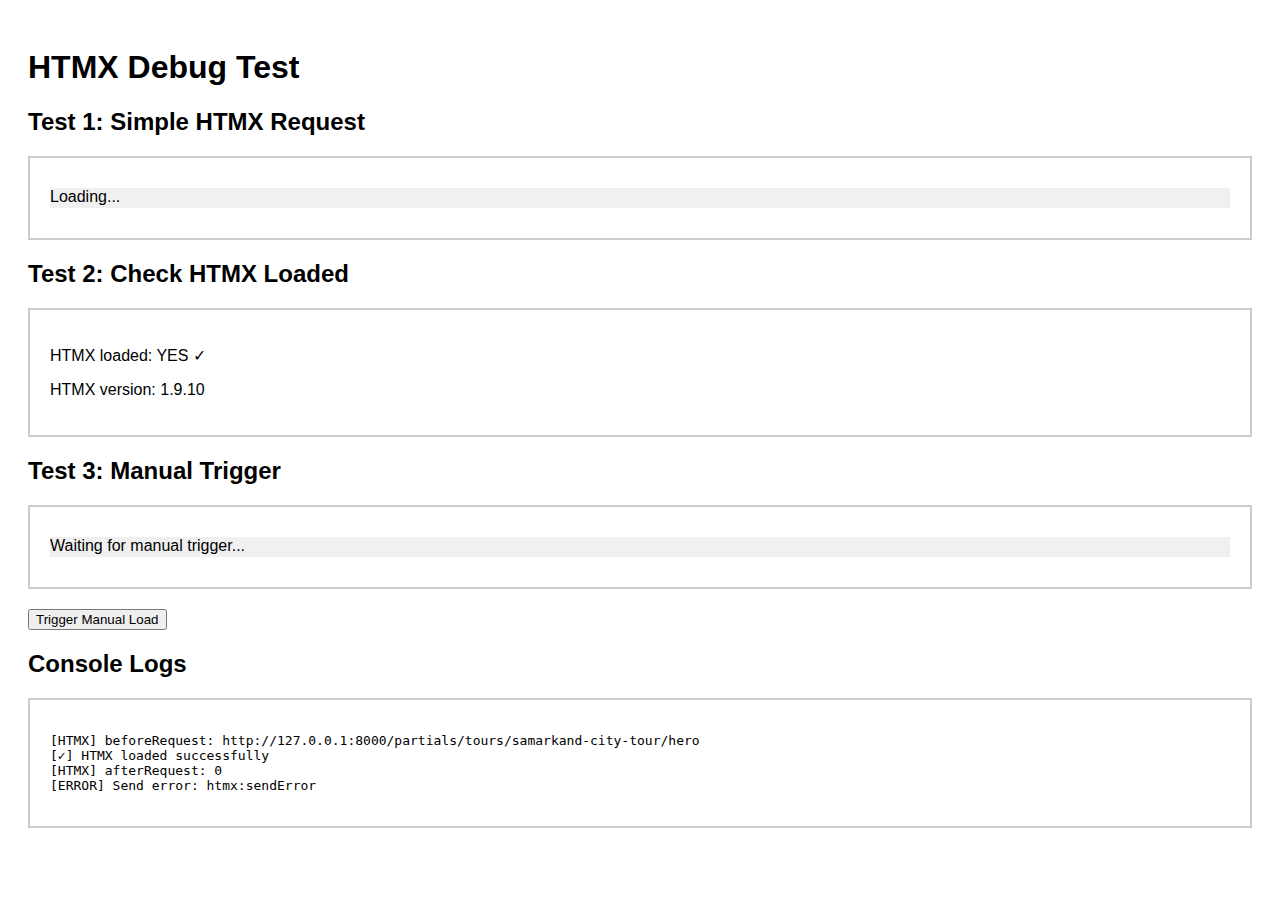
<file: test-htmx.html>
<!DOCTYPE html>
<html>
<head>
    <title>HTMX Test</title>
    <style>
        body { font-family: Arial; padding: 20px; }
        .section { border: 2px solid #ccc; padding: 20px; margin: 20px 0; }
        .skeleton { background: #f0f0f0; height: 20px; margin: 10px 0; }
    </style>
</head>
<body>
    <h1>HTMX Debug Test</h1>

    <h2>Test 1: Simple HTMX Request</h2>
    <div class="section"
         hx-get="http://127.0.0.1:8000/partials/tours/samarkand-city-tour/hero"
         hx-trigger="load"
         hx-swap="innerHTML">
        <div class="skeleton">Loading...</div>
    </div>

    <h2>Test 2: Check HTMX Loaded</h2>
    <div class="section">
        <p>HTMX loaded: <span id="htmx-status">Checking...</span></p>
        <p>HTMX version: <span id="htmx-version">N/A</span></p>
    </div>

    <h2>Test 3: Manual Trigger</h2>
    <div class="section" id="manual-section">
        <div class="skeleton">Waiting for manual trigger...</div>
    </div>
    <button onclick="testManualTrigger()">Trigger Manual Load</button>

    <h2>Console Logs</h2>
    <div class="section">
        <pre id="console-output"></pre>
    </div>

    <!-- HTMX Library -->
    <script src="js/htmx.min.js"></script>

    <script>
        const consoleOutput = document.getElementById('console-output');

        function log(msg) {
            console.log(msg);
            consoleOutput.textContent += msg + '\n';
        }

        // Check if HTMX loaded
        window.addEventListener('load', function() {
            const htmxStatus = document.getElementById('htmx-status');
            const htmxVersion = document.getElementById('htmx-version');

            if (window.htmx) {
                htmxStatus.textContent = 'YES ✓';
                htmxVersion.textContent = htmx.version || 'Unknown';
                log('[✓] HTMX loaded successfully');
            } else {
                htmxStatus.textContent = 'NO ✗';
                log('[✗] HTMX failed to load');
            }
        });

        // Test manual trigger
        function testManualTrigger() {
            log('[TEST] Manual trigger button clicked');
            const section = document.getElementById('manual-section');
            section.setAttribute('hx-get', 'http://127.0.0.1:8000/partials/tours/samarkand-city-tour/overview');
            section.setAttribute('hx-swap', 'innerHTML');

            if (window.htmx) {
                log('[TEST] Processing section with HTMX');
                htmx.process(section);
                log('[TEST] Triggering load');
                htmx.trigger(section, 'load');
            } else {
                log('[ERROR] HTMX not available');
            }
        }

        // HTMX event listeners
        document.body.addEventListener('htmx:beforeRequest', function(evt) {
            log('[HTMX] beforeRequest: ' + evt.detail.pathInfo.requestPath);
        });

        document.body.addEventListener('htmx:afterRequest', function(evt) {
            log('[HTMX] afterRequest: ' + evt.detail.xhr.status);
        });

        document.body.addEventListener('htmx:responseError', function(evt) {
            log('[ERROR] Response error: ' + evt.detail.xhr.status);
        });

        document.body.addEventListener('htmx:sendError', function(evt) {
            log('[ERROR] Send error: ' + evt.detail.error);
        });
    </script>
</body>
</html>
</file>
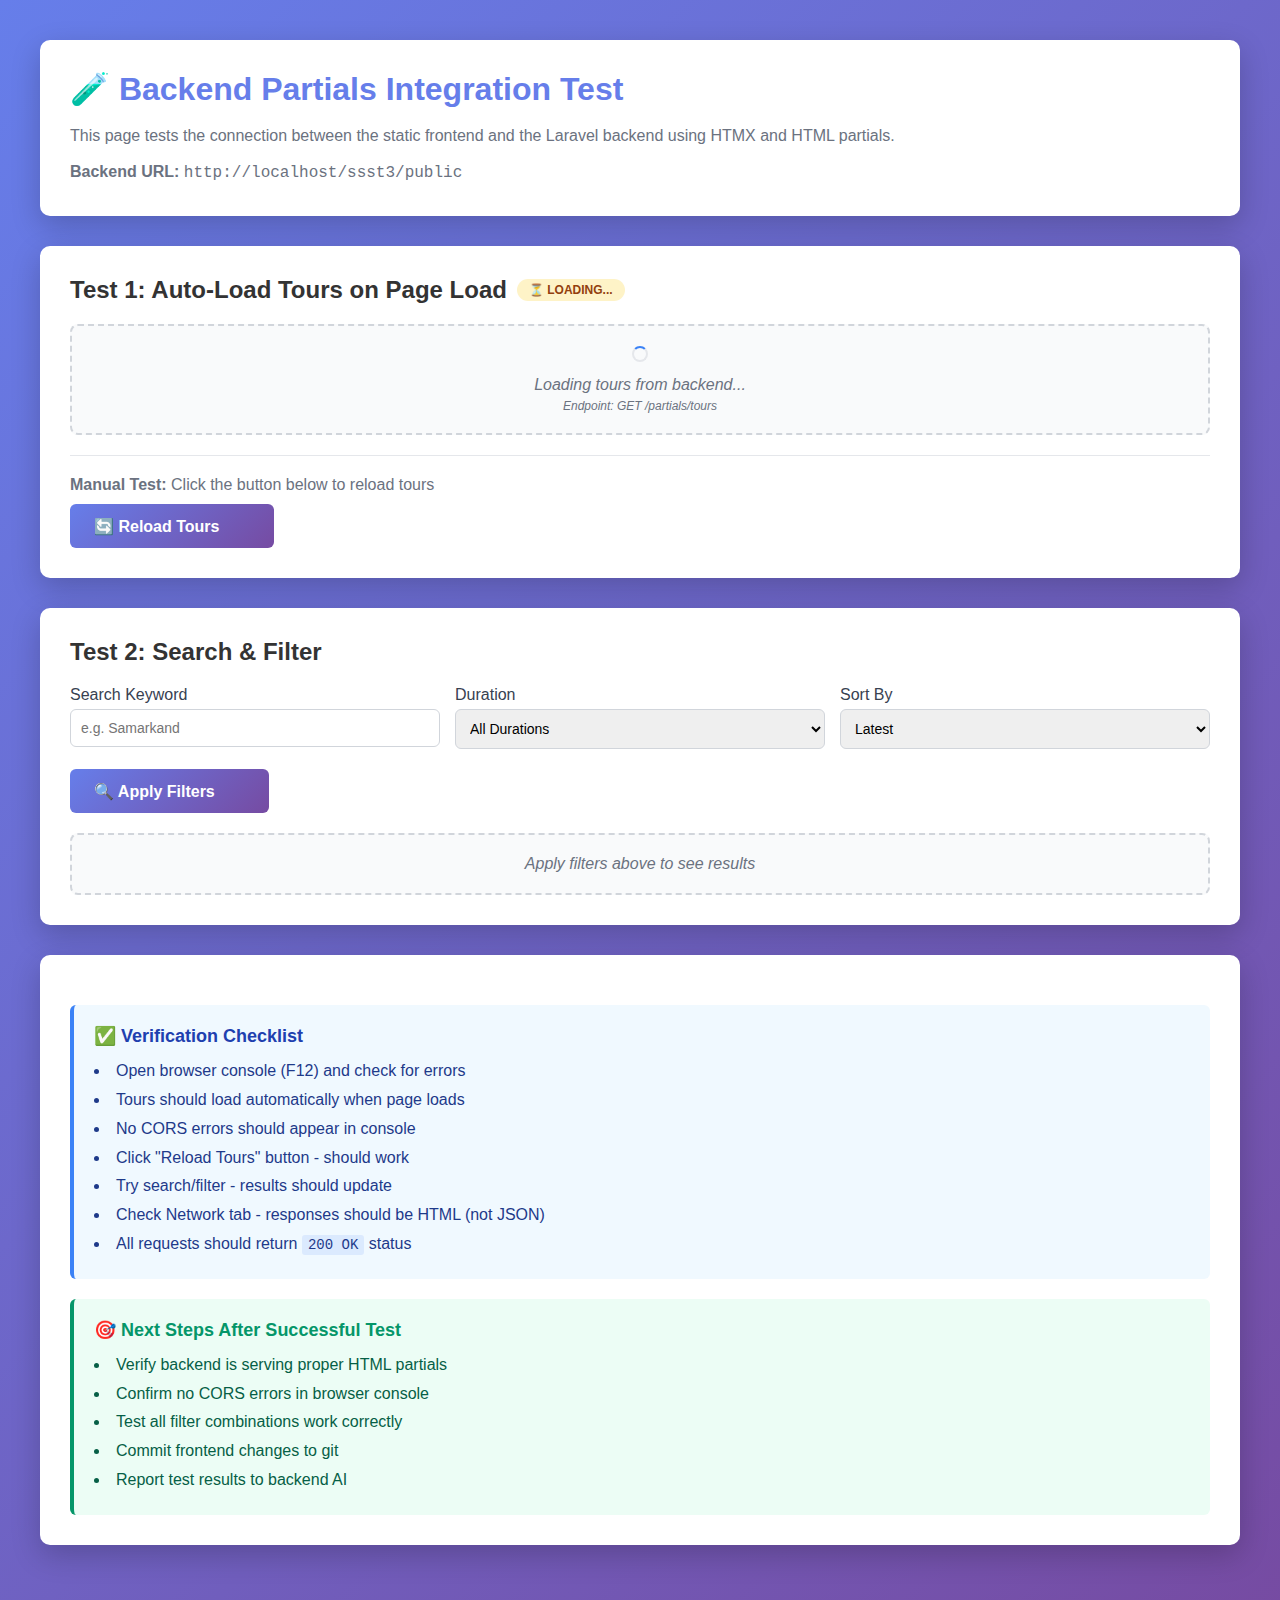
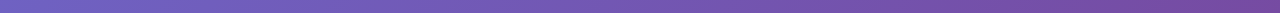
<file: test-partials.html>
<!DOCTYPE html>
<html lang="en">
<head>
    <meta charset="UTF-8">
    <meta name="viewport" content="width=device-width, initial-scale=1.0">
    <title>Backend Partials Integration Test</title>
    <style>
        * {
            margin: 0;
            padding: 0;
            box-sizing: border-box;
        }

        body {
            font-family: -apple-system, BlinkMacSystemFont, 'Segoe UI', Roboto, Oxygen, Ubuntu, Cantarell, sans-serif;
            background: linear-gradient(135deg, #667eea 0%, #764ba2 100%);
            min-height: 100vh;
            padding: 40px 20px;
        }

        .container {
            max-width: 1200px;
            margin: 0 auto;
        }

        .header {
            background: white;
            padding: 30px;
            border-radius: 10px;
            margin-bottom: 30px;
            box-shadow: 0 10px 30px rgba(0, 0, 0, 0.2);
        }

        .header h1 {
            color: #667eea;
            margin-bottom: 15px;
            font-size: 32px;
        }

        .header p {
            color: #6b7280;
            font-size: 16px;
            line-height: 1.6;
        }

        .test-section {
            background: white;
            padding: 30px;
            border-radius: 10px;
            margin-bottom: 30px;
            box-shadow: 0 10px 30px rgba(0, 0, 0, 0.2);
        }

        .test-section h2 {
            color: #333;
            margin-bottom: 20px;
            font-size: 24px;
            display: flex;
            align-items: center;
            gap: 10px;
        }

        .status-badge {
            display: inline-block;
            padding: 4px 12px;
            border-radius: 20px;
            font-size: 12px;
            font-weight: 600;
            text-transform: uppercase;
        }

        .status-loading {
            background: #fef3c7;
            color: #92400e;
        }

        .status-success {
            background: #d1fae5;
            color: #065f46;
        }

        .status-error {
            background: #fee2e2;
            color: #991b1b;
        }

        .loading-message {
            padding: 20px;
            background: #f9fafb;
            border: 2px dashed #d1d5db;
            border-radius: 8px;
            text-align: center;
            color: #6b7280;
            font-style: italic;
        }

        .manual-trigger {
            margin-top: 20px;
            padding-top: 20px;
            border-top: 1px solid #e5e7eb;
        }

        .btn {
            display: inline-block;
            padding: 12px 24px;
            background: linear-gradient(135deg, #667eea 0%, #764ba2 100%);
            color: white;
            border: none;
            border-radius: 6px;
            font-size: 16px;
            font-weight: 600;
            cursor: pointer;
            transition: transform 0.2s, box-shadow 0.2s;
        }

        .btn:hover {
            transform: translateY(-2px);
            box-shadow: 0 4px 12px rgba(102, 126, 234, 0.4);
        }

        .btn:active {
            transform: translateY(0);
        }

        .instructions {
            background: #f0f9ff;
            border-left: 4px solid #3b82f6;
            padding: 20px;
            margin-top: 20px;
            border-radius: 6px;
        }

        .instructions h3 {
            color: #1e40af;
            margin-bottom: 10px;
            font-size: 18px;
        }

        .instructions ul {
            list-style-position: inside;
            color: #1e3a8a;
            line-height: 1.8;
        }

        .instructions code {
            background: #dbeafe;
            padding: 2px 6px;
            border-radius: 3px;
            font-family: 'Courier New', monospace;
            font-size: 14px;
        }

        .htmx-indicator {
            display: inline-block;
            margin-left: 10px;
            opacity: 0;
            transition: opacity 200ms ease-in;
        }

        .htmx-request .htmx-indicator {
            opacity: 1;
        }

        .htmx-request.htmx-indicator {
            opacity: 1;
        }

        @keyframes spin {
            from { transform: rotate(0deg); }
            to { transform: rotate(360deg); }
        }

        .spinner {
            display: inline-block;
            width: 16px;
            height: 16px;
            border: 2px solid #e5e7eb;
            border-top-color: #3b82f6;
            border-radius: 50%;
            animation: spin 0.6s linear infinite;
        }
    </style>
</head>
<body>
    <div class="container">
        <!-- Header -->
        <div class="header">
            <h1>🧪 Backend Partials Integration Test</h1>
            <p>This page tests the connection between the static frontend and the Laravel backend using HTMX and HTML partials.</p>
            <p style="margin-top: 10px;"><strong>Backend URL:</strong> <code>http://localhost/ssst3/public</code></p>
        </div>

        <!-- Test Section 1: Auto-load Tours -->
        <div class="test-section">
            <h2>
                Test 1: Auto-Load Tours on Page Load
                <span class="status-badge status-loading">⏳ Loading...</span>
            </h2>

            <div id="tour-container"
                 hx-get="http://localhost/ssst3/public/partials/tours"
                 hx-trigger="load"
                 hx-swap="innerHTML"
                 hx-indicator="#spinner1">
                <div class="loading-message">
                    <div class="spinner" id="spinner1"></div>
                    <p style="margin-top: 10px;">Loading tours from backend...</p>
                    <p style="font-size: 12px; margin-top: 5px;">Endpoint: GET /partials/tours</p>
                </div>
            </div>

            <!-- Manual Trigger -->
            <div class="manual-trigger">
                <p style="margin-bottom: 10px; color: #6b7280;">
                    <strong>Manual Test:</strong> Click the button below to reload tours
                </p>
                <button class="btn"
                        hx-get="http://localhost/ssst3/public/partials/tours"
                        hx-target="#tour-container"
                        hx-swap="innerHTML"
                        hx-indicator="#spinner-manual">
                    🔄 Reload Tours
                    <span class="htmx-indicator spinner" id="spinner-manual"></span>
                </button>
            </div>
        </div>

        <!-- Test Section 2: Search/Filter -->
        <div class="test-section">
            <h2>Test 2: Search & Filter</h2>

            <form hx-get="http://localhost/ssst3/public/partials/tours/search"
                  hx-trigger="change, submit"
                  hx-target="#search-results"
                  hx-swap="innerHTML"
                  hx-indicator="#spinner-search">

                <div style="display: grid; grid-template-columns: repeat(auto-fit, minmax(200px, 1fr)); gap: 15px; margin-bottom: 20px;">
                    <div>
                        <label style="display: block; margin-bottom: 5px; color: #374151; font-weight: 500;">
                            Search Keyword
                        </label>
                        <input type="text"
                               name="q"
                               placeholder="e.g. Samarkand"
                               style="width: 100%; padding: 10px; border: 1px solid #d1d5db; border-radius: 6px; font-size: 14px;">
                    </div>

                    <div>
                        <label style="display: block; margin-bottom: 5px; color: #374151; font-weight: 500;">
                            Duration
                        </label>
                        <select name="duration"
                                style="width: 100%; padding: 10px; border: 1px solid #d1d5db; border-radius: 6px; font-size: 14px;">
                            <option value="">All Durations</option>
                            <option value="1">1 Day</option>
                            <option value="2-5">2-5 Days</option>
                            <option value="6+">6+ Days</option>
                        </select>
                    </div>

                    <div>
                        <label style="display: block; margin-bottom: 5px; color: #374151; font-weight: 500;">
                            Sort By
                        </label>
                        <select name="sort"
                                style="width: 100%; padding: 10px; border: 1px solid #d1d5db; border-radius: 6px; font-size: 14px;">
                            <option value="latest">Latest</option>
                            <option value="price_low">Price: Low to High</option>
                            <option value="price_high">Price: High to Low</option>
                            <option value="rating">Highest Rated</option>
                        </select>
                    </div>
                </div>

                <button type="submit" class="btn">
                    🔍 Apply Filters
                    <span class="htmx-indicator spinner" id="spinner-search"></span>
                </button>
            </form>

            <div id="search-results" style="margin-top: 20px;">
                <div class="loading-message">
                    Apply filters above to see results
                </div>
            </div>
        </div>

        <!-- Instructions -->
        <div class="test-section">
            <div class="instructions">
                <h3>✅ Verification Checklist</h3>
                <ul>
                    <li>Open browser console (F12) and check for errors</li>
                    <li>Tours should load automatically when page loads</li>
                    <li>No CORS errors should appear in console</li>
                    <li>Click "Reload Tours" button - should work</li>
                    <li>Try search/filter - results should update</li>
                    <li>Check Network tab - responses should be HTML (not JSON)</li>
                    <li>All requests should return <code>200 OK</code> status</li>
                </ul>
            </div>

            <div class="instructions" style="margin-top: 20px; background: #ecfdf5; border-left-color: #059669;">
                <h3 style="color: #059669;">🎯 Next Steps After Successful Test</h3>
                <ul style="color: #065f46;">
                    <li>Verify backend is serving proper HTML partials</li>
                    <li>Confirm no CORS errors in browser console</li>
                    <li>Test all filter combinations work correctly</li>
                    <li>Commit frontend changes to git</li>
                    <li>Report test results to backend AI</li>
                </ul>
            </div>
        </div>
    </div>

    <!-- HTMX Library -->
    <script src="js/htmx.min.js"></script>

    <!-- Custom JS for debugging -->
    <script>
        // Log HTMX events for debugging
        document.body.addEventListener('htmx:afterRequest', function(evt) {
            console.log('✅ HTMX Request Complete:', evt.detail);
        });

        document.body.addEventListener('htmx:responseError', function(evt) {
            console.error('❌ HTMX Error:', evt.detail);
        });

        document.body.addEventListener('htmx:sendError', function(evt) {
            console.error('❌ HTMX Send Error:', evt.detail);
        });

        // Verify HTMX is loaded
        if (typeof htmx !== 'undefined') {
            console.log('✅ HTMX loaded successfully');
            console.log('HTMX version:', htmx.version || '1.9.10');
        } else {
            console.error('❌ HTMX not loaded!');
        }

        // Log when page loads
        window.addEventListener('load', function() {
            console.log('📄 Test page loaded');
            console.log('🔗 Backend URL: http://localhost/ssst3/public');
            console.log('📍 Test endpoint: http://localhost/ssst3/public/partials/tours');
        });
    </script>
</body>
</html>
</file>
